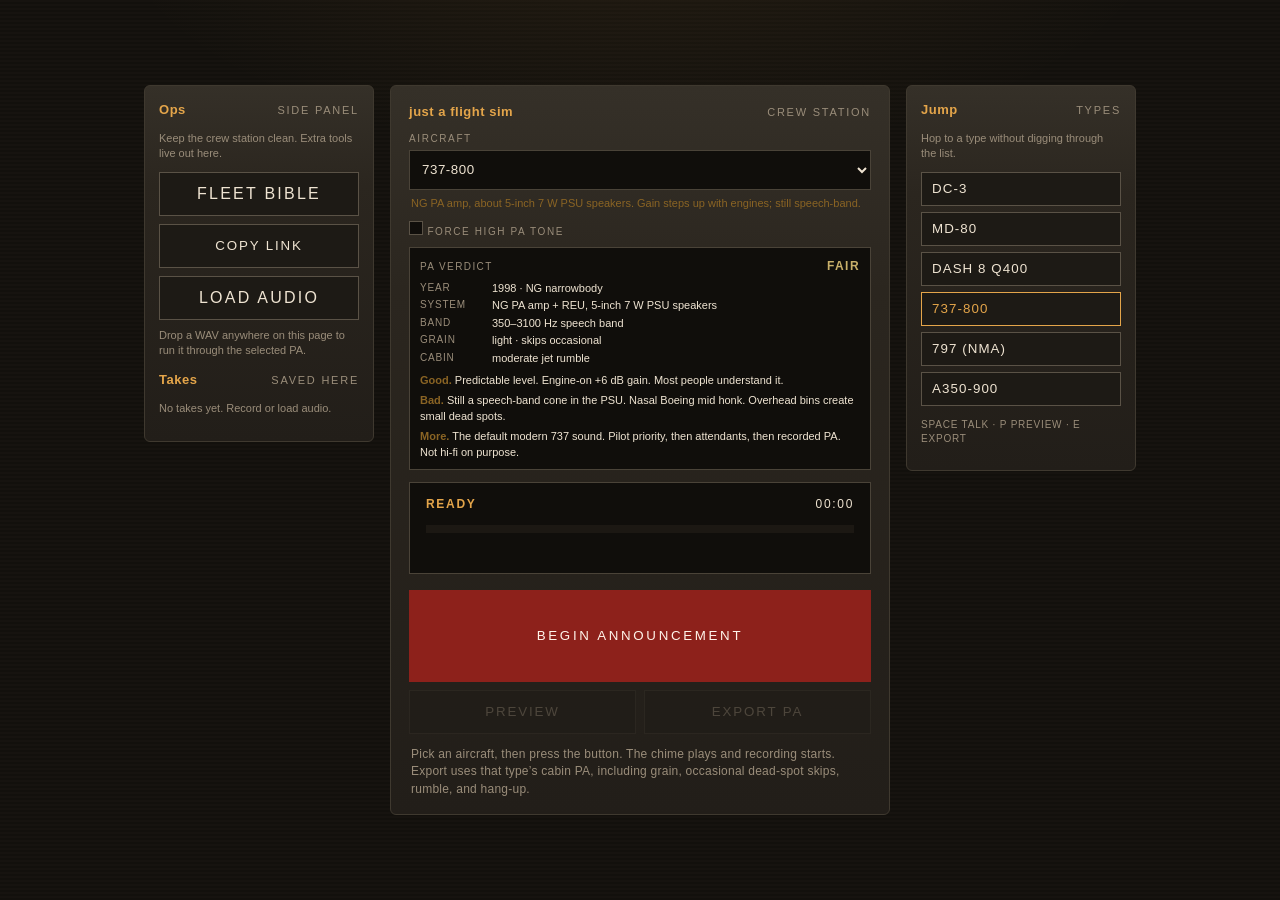
<file: index.html>
<!DOCTYPE html>
<html lang="en">
<head>
  <meta charset="UTF-8" />
  <meta name="viewport" content="width=device-width, initial-scale=1" />
  <title>just a flight sim</title>
  <meta name="description" content="Cabin PA announcement simulator. Pick an aircraft, record, and hear that type’s speakers." />
  <meta name="theme-color" content="#14110e" />
  <link rel="stylesheet" href="./css/app.css" />
  <link rel="manifest" href="./manifest.json" />
  <link rel="icon" href="./icons/icon.svg" type="image/svg+xml" />
  <link rel="apple-touch-icon" href="./icons/icon-192.png" />
  <script type="module" src="./js/app.js"></script>
</head>
<body>
  <div class="deck drop" id="drop">
    <aside class="wing">
      <div class="plate">
        <strong>Ops</strong>
        <span>Side panel</span>
      </div>
      <p class="wing-copy">Keep the crew station clean. Extra tools live out here.</p>
      <a class="ghost wing-btn" href="./fleet.html">Fleet bible</a>
      <button id="share" class="ghost wing-btn" type="button">Copy link</button>
      <label class="ghost wing-btn wing-file">
        Load audio
        <input id="import" class="hidden-file" type="file" accept="audio/*,.wav,.mp3,.m4a,.ogg,.webm" />
      </label>
      <p class="wing-copy">Drop a WAV anywhere on this page to run it through the selected PA.</p>
      <div class="plate takes-plate">
        <strong>Takes</strong>
        <span>Saved here</span>
      </div>
      <div id="takes" class="takes"></div>
    </aside>

    <main class="frame">
      <div class="plate">
        <strong>just a flight sim</strong>
        <span>Crew Station</span>
      </div>

      <div class="ac-block">
        <label for="aircraft">Aircraft</label>
        <select id="aircraft"></select>
        <p id="ac-meta" class="ac-meta"></p>
        <label class="tone-row" for="force-tone">
          <input id="force-tone" type="checkbox" />
          Force high PA tone
        </label>
        <aside id="dossier" class="dossier" aria-live="polite"></aside>
      </div>

      <section class="screen">
        <div class="status-row">
          <span id="status">Ready</span>
          <span id="timer">00:00</span>
        </div>
        <div class="meter" aria-hidden="true">
          <div id="meter-fill"></div>
        </div>
      </section>

      <button id="talk" class="talk" type="button">Begin Announcement</button>

      <div class="row">
        <button id="preview" class="ghost is-off" type="button" aria-disabled="true">Preview</button>
        <button id="export" class="ghost is-off" type="button" aria-disabled="true">Export PA</button>
      </div>

      <p id="note" class="note">Pick an aircraft, then press the button. The chime plays and recording starts. Export uses that type’s cabin PA, including grain, occasional dead-spot skips, rumble, and hang-up.</p>
    </main>

    <aside class="wing">
      <div class="plate">
        <strong>Jump</strong>
        <span>Types</span>
      </div>
      <p class="wing-copy">Hop to a type without digging through the list.</p>
      <div id="jumps" class="jumps"></div>
      <p class="wing-copy kbd-line">Space talk · P preview · E export</p>
    </aside>
  </div>
</body>
</html>
</file>
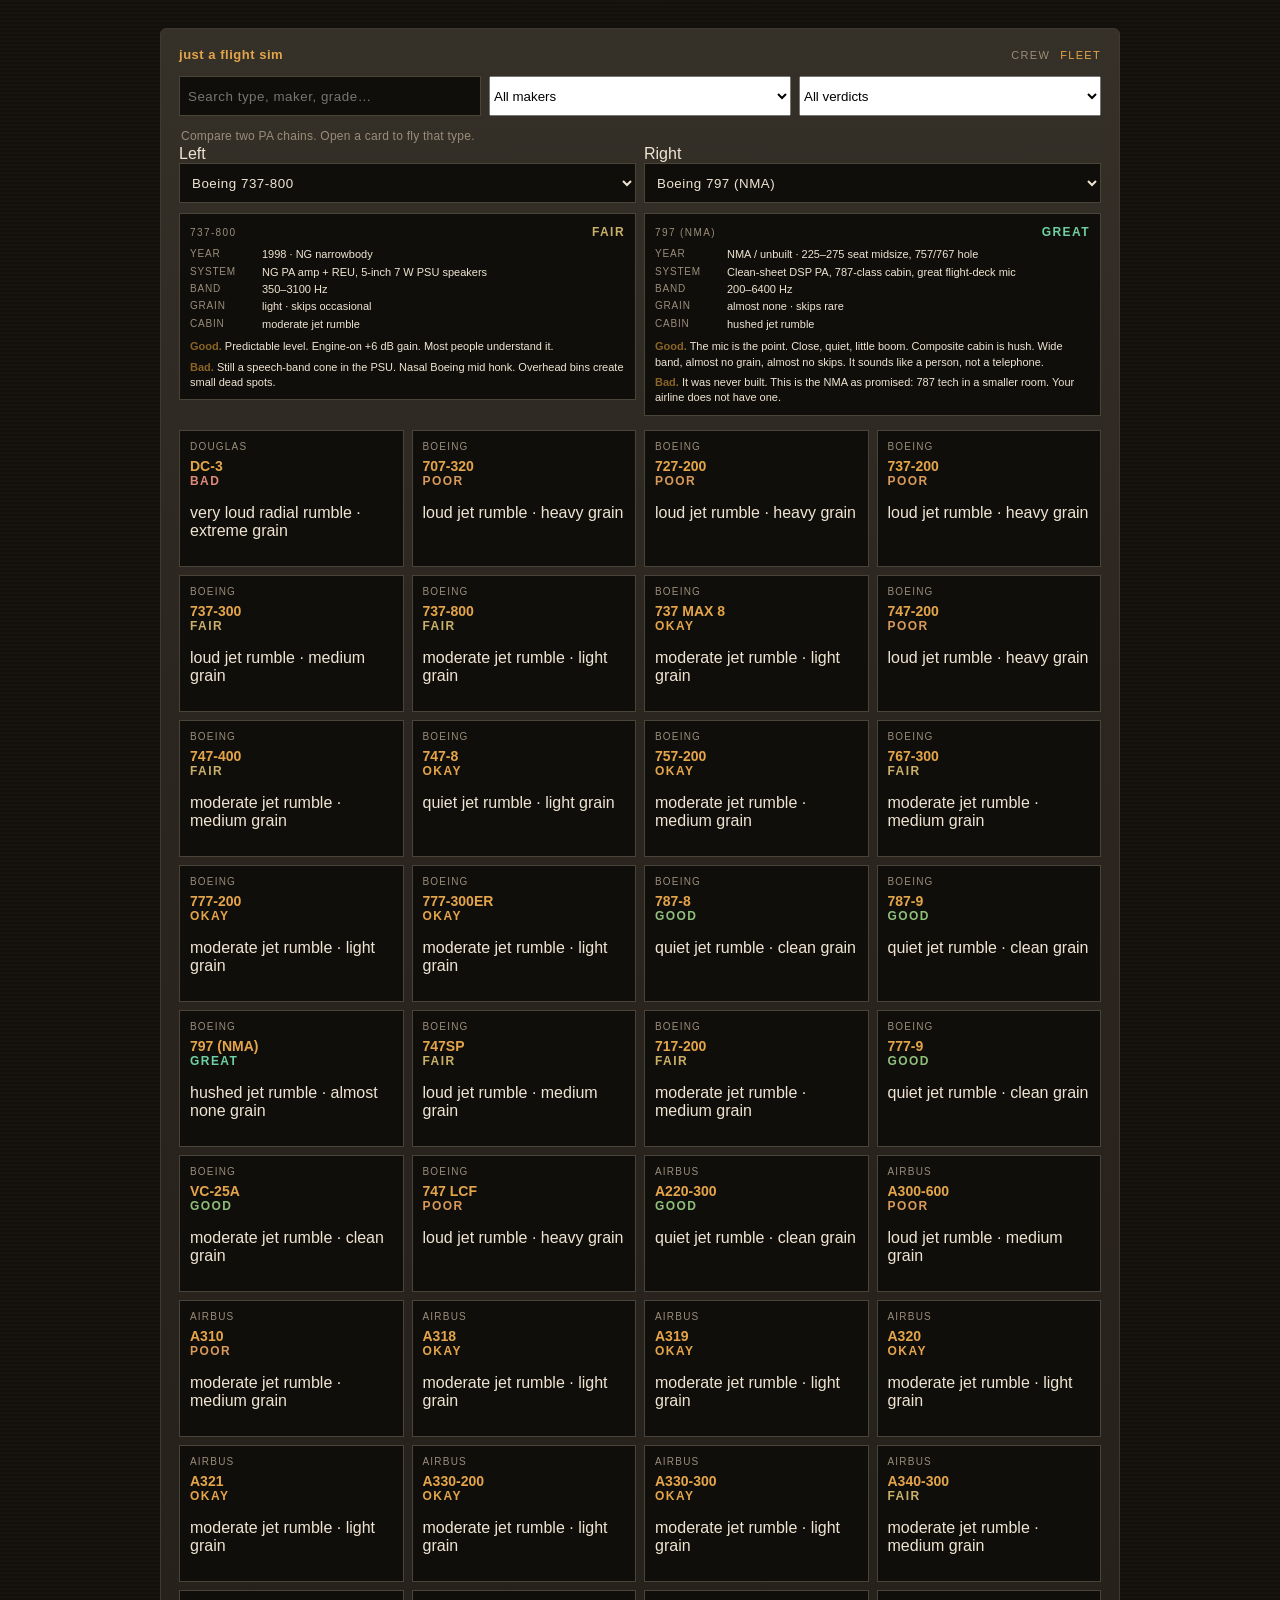
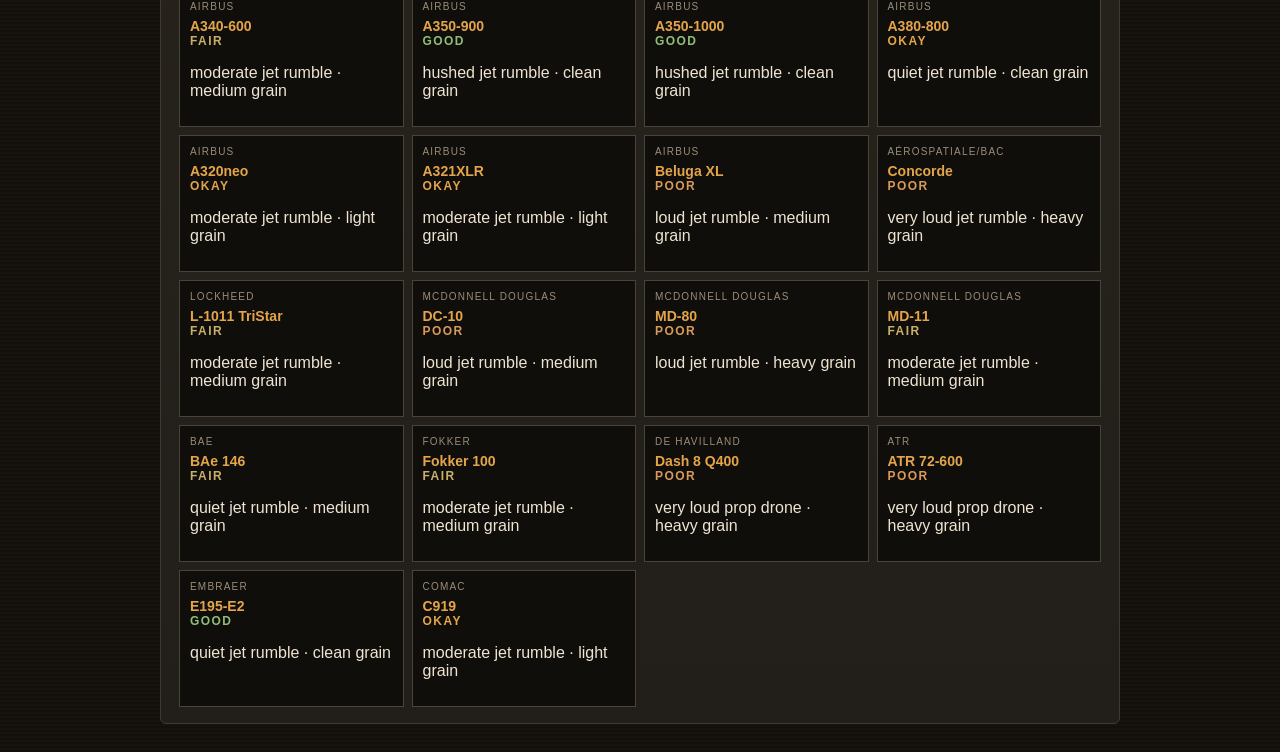
<file: fleet.html>
<!DOCTYPE html>
<html lang="en">
<head>
  <meta charset="UTF-8" />
  <meta name="viewport" content="width=device-width, initial-scale=1" />
  <title>Fleet — just a flight sim</title>
  <meta name="description" content="PA dossiers for the just a flight sim fleet." />
  <meta name="theme-color" content="#14110e" />
  <link rel="stylesheet" href="./css/app.css" />
  <link rel="manifest" href="./manifest.json" />
  <link rel="icon" href="./icons/icon.svg" type="image/svg+xml" />
  <link rel="apple-touch-icon" href="./icons/icon-192.png" />
  <script type="module" src="./js/fleet-page.js"></script>
</head>
<body class="fleet-page">
  <main class="frame wide">
    <div class="plate">
      <strong>just a flight sim</strong>
      <nav>
        <a href="./index.html">Crew</a>
        <a class="is-here" href="./fleet.html">Fleet</a>
      </nav>
    </div>

    <div class="fleet-toolbar">
      <input id="search" class="search" type="search" placeholder="Search type, maker, grade…" />
      <select id="maker">
        <option value="">All makers</option>
      </select>
      <select id="grade">
        <option value="">All verdicts</option>
        <option value="bad">Bad</option>
        <option value="poor">Poor</option>
        <option value="fair">Fair</option>
        <option value="okay">Okay</option>
        <option value="good">Good</option>
        <option value="great">Great</option>
      </select>
    </div>

    <p class="note" style="margin-top:0">Compare two PA chains. Open a card to fly that type.</p>
    <div class="compare">
      <div>
        <label for="left">Left</label>
        <select id="left"></select>
        <aside id="left-card" class="dossier"></aside>
      </div>
      <div>
        <label for="right">Right</label>
        <select id="right"></select>
        <aside id="right-card" class="dossier"></aside>
      </div>
    </div>

    <div id="cards" class="cards"></div>
  </main>
</body>
</html>
</file>
<file: css/app.css>
:root {
  --cabin: #14110e;
  --panel: #2b261f;
  --panel-edge: #3f392f;
  --inset: #100e0b;
  --amber: #e4a54a;
  --amber-dim: #8a6424;
  --cream: #efe4d2;
  --mute: #9a8d7a;
  --rec: #c4372c;
  --ok: #6faf6a;
}

* { box-sizing: border-box; }

html, body {
  margin: 0;
  min-height: 100%;
  background: var(--cabin);
  color: var(--cream);
  font-family: "Avenir Next Condensed", "Helvetica Neue", Arial Narrow, Arial, sans-serif;
}

body {
  min-height: 100vh;
  display: grid;
  place-items: center;
  padding: 28px 16px;
  background:
    radial-gradient(900px 420px at 50% -10%, rgba(228, 165, 74, 0.08), transparent 60%),
    repeating-linear-gradient(180deg, #16130f 0 2px, #12100c 2px 4px);
}

.deck {
  width: min(1120px, 100%);
  display: grid;
  grid-template-columns: minmax(180px, 230px) minmax(0, 500px) minmax(180px, 230px);
  gap: 16px;
  align-items: start;
  justify-content: center;
}

.frame,
.wing {
  background: linear-gradient(180deg, #353028, var(--panel) 28%, #221e19);
  border: 1px solid var(--panel-edge);
  border-radius: 6px;
}

.frame {
  width: 100%;
  padding: 18px 18px 16px;
}

.wing {
  padding: 16px 14px 14px;
}

.wing-copy {
  margin: 0 0 10px;
  color: var(--mute);
  font-size: 11px;
  line-height: 1.4;
}

.wing-btn {
  width: 100%;
  display: grid;
  place-items: center;
  text-decoration: none;
  margin-bottom: 8px;
}

.wing-file {
  cursor: pointer;
}

.jumps {
  display: grid;
  gap: 6px;
  margin-bottom: 12px;
}

.jumps button {
  height: 34px;
  border: 1px solid #5a5246;
  background: #1d1a15;
  color: var(--cream);
  letter-spacing: 0.08em;
  text-transform: uppercase;
  font: 600 11px inherit;
  cursor: pointer;
  text-align: left;
  padding: 0 10px;
}

.jumps button:hover,
.jumps button.is-on {
  border-color: var(--amber);
  color: var(--amber);
}

.kbd-line {
  margin-top: 4px;
  letter-spacing: 0.08em;
  text-transform: uppercase;
  font-size: 10px;
}

body.fleet-page {
  place-items: start center;
}

.frame.wide {
  width: min(960px, 100%);
}

.plate {
  display: flex;
  justify-content: space-between;
  align-items: baseline;
  letter-spacing: 0.16em;
  text-transform: uppercase;
  font-size: 11px;
  color: var(--mute);
  margin-bottom: 14px;
  gap: 10px;
}

.plate strong {
  color: var(--amber);
  font-weight: 700;
  font-size: 13px;
  text-transform: none;
  letter-spacing: 0.04em;
}

.plate nav {
  display: flex;
  gap: 10px;
}

.plate a {
  color: var(--mute);
  text-decoration: none;
  letter-spacing: 0.12em;
}

.plate a:hover,
.plate a.is-here {
  color: var(--amber);
}

.screen {
  background: var(--inset);
  border: 1px solid #4a4338;
  min-height: 92px;
  padding: 14px 16px 12px;
  margin-bottom: 16px;
}

.status-row {
  display: flex;
  justify-content: space-between;
  align-items: center;
  font-size: 12px;
  letter-spacing: 0.14em;
  text-transform: uppercase;
  color: var(--mute);
}

#status {
  color: var(--amber);
  font-weight: 700;
}

#timer {
  font-variant-numeric: tabular-nums;
  color: var(--cream);
}

.meter {
  margin-top: 14px;
  height: 8px;
  background: #1c1813;
  overflow: hidden;
}

#meter-fill {
  height: 100%;
  width: 0%;
  background: var(--amber);
}

.talk {
  width: 100%;
  height: 92px;
  border: 0;
  background: #8d211b;
  color: #fff4ea;
  letter-spacing: 0.2em;
  text-transform: uppercase;
  font: 700 18px/1 inherit;
  cursor: pointer;
}

.talk:hover { background: #a32820; }
.talk:active { transform: translateY(1px); }
.talk.live { background: var(--rec); }
.talk.is-off { opacity: 0.45; cursor: pointer; }

.row {
  display: grid;
  grid-template-columns: 1fr 1fr;
  gap: 8px;
  margin-top: 8px;
}

.row.triple {
  grid-template-columns: 1fr 1fr 1fr;
}

.ghost {
  height: 44px;
  border: 1px solid #5a5246;
  background: #1d1a15;
  color: var(--cream);
  letter-spacing: 0.14em;
  text-transform: uppercase;
  font: 600 12px/1 inherit;
  cursor: pointer;
}

.ghost:hover { border-color: var(--amber); color: var(--amber); }
.ghost.is-off {
  opacity: 0.35;
  cursor: pointer;
  border-color: #3a342c;
  color: var(--mute);
}

.note {
  margin: 12px 2px 0;
  color: var(--mute);
  font-size: 12px;
  line-height: 1.45;
  letter-spacing: 0.02em;
}

.note.error { color: #e08a7a; }

.ac-block { margin-bottom: 12px; }

.ac-block label {
  display: block;
  font-size: 10px;
  letter-spacing: 0.16em;
  text-transform: uppercase;
  color: var(--mute);
  margin-bottom: 6px;
}

#aircraft,
.search,
.compare select {
  width: 100%;
  height: 40px;
  background: var(--inset);
  color: var(--cream);
  border: 1px solid #4a4338;
  font: 600 13px inherit;
  letter-spacing: 0.04em;
  padding: 0 8px;
}

.ac-meta {
  margin: 6px 2px 0;
  color: var(--amber-dim);
  font-size: 11px;
  line-height: 1.4;
}

.tone-row {
  display: flex;
  align-items: center;
  gap: 8px;
  margin-top: 10px;
  color: var(--cream);
  font-size: 12px;
  letter-spacing: 0.08em;
  text-transform: uppercase;
  cursor: pointer;
}

.tone-row input {
  appearance: none;
  width: 14px;
  height: 14px;
  margin: 0;
  border: 1px solid #5a5246;
  background: var(--inset);
}

.tone-row input:checked {
  background: var(--amber);
  border-color: var(--amber);
}

.dossier {
  margin-top: 10px;
  padding: 10px 10px 9px;
  background: var(--inset);
  border: 1px solid #4a4338;
  font-size: 11px;
  line-height: 1.4;
  color: var(--cream);
}

.dossier-top {
  display: flex;
  justify-content: space-between;
  align-items: baseline;
  gap: 10px;
  margin-bottom: 6px;
}

.dossier-k {
  letter-spacing: 0.14em;
  text-transform: uppercase;
  color: var(--mute);
  font-size: 10px;
}

.dossier-grade {
  letter-spacing: 0.12em;
  text-transform: uppercase;
  font-weight: 700;
  font-size: 12px;
}

.dossier-grade.bad { color: #e08a7a; }
.dossier-grade.poor { color: #d89a5a; }
.dossier-grade.fair { color: #c9b06a; }
.dossier-grade.okay { color: var(--amber); }
.dossier-grade.good { color: #8fbf7a; }
.dossier-grade.great { color: #6ed0a0; }

.dossier-grid {
  display: grid;
  grid-template-columns: 64px 1fr;
  gap: 2px 8px;
  margin: 0 0 7px;
}

.dossier-grid dt {
  color: var(--mute);
  letter-spacing: 0.08em;
  text-transform: uppercase;
  font-size: 10px;
}

.dossier-grid dd { margin: 0; }

.dossier p { margin: 0 0 5px; }
.dossier p:last-child { margin-bottom: 0; }
.dossier b {
  color: var(--amber-dim);
  font-weight: 700;
}

.tools {
  margin-top: 10px;
  display: grid;
  grid-template-columns: 1fr 1fr;
  gap: 8px;
}

.takes-plate {
  margin-top: 14px;
}

.takes {
  max-height: 280px;
  overflow: auto;
}

.take-row {
  display: flex;
  justify-content: space-between;
  align-items: center;
  gap: 6px;
  padding: 6px 0;
  border-top: 1px solid #2a261f;
  font-size: 11px;
}

.take-row:first-child { border-top: 0; }

.take-row span:first-child {
  min-width: 0;
  overflow: hidden;
  text-overflow: ellipsis;
  white-space: nowrap;
}

.take-row button {
  height: 24px;
  padding: 0 6px;
  border: 1px solid #5a5246;
  background: #1d1a15;
  color: var(--cream);
  font: 600 9px inherit;
  letter-spacing: 0.08em;
  text-transform: uppercase;
  cursor: pointer;
}

.take-row button:hover {
  border-color: var(--amber);
  color: var(--amber);
}

.hidden-file {
  position: absolute;
  width: 0;
  height: 0;
  opacity: 0;
  pointer-events: none;
}

.fleet-toolbar {
  display: grid;
  grid-template-columns: 1fr 1fr 1fr;
  gap: 8px;
  margin-bottom: 12px;
}

.cards {
  display: grid;
  grid-template-columns: repeat(auto-fill, minmax(220px, 1fr));
  gap: 8px;
}

.card {
  display: block;
  text-decoration: none;
  color: inherit;
  background: var(--inset);
  border: 1px solid #4a4338;
  padding: 10px;
  min-height: 108px;
}

.card:hover { border-color: var(--amber); }

.card .name {
  color: var(--amber);
  font-weight: 700;
  font-size: 14px;
}

.card .maker {
  color: var(--mute);
  font-size: 10px;
  letter-spacing: 0.12em;
  text-transform: uppercase;
  margin-bottom: 6px;
}

.compare {
  display: grid;
  grid-template-columns: 1fr 1fr;
  gap: 8px;
  margin-bottom: 14px;
}

@media (max-width: 920px) {
  .deck {
    grid-template-columns: 1fr 1fr;
  }
  .frame {
    grid-column: 1 / -1;
    order: -1;
    width: min(500px, 100%);
    justify-self: center;
  }
}

@media (max-width: 640px) {
  .deck {
    grid-template-columns: 1fr;
  }
  .fleet-toolbar,
  .compare,
  .row.triple {
    grid-template-columns: 1fr;
  }
}
</file>
